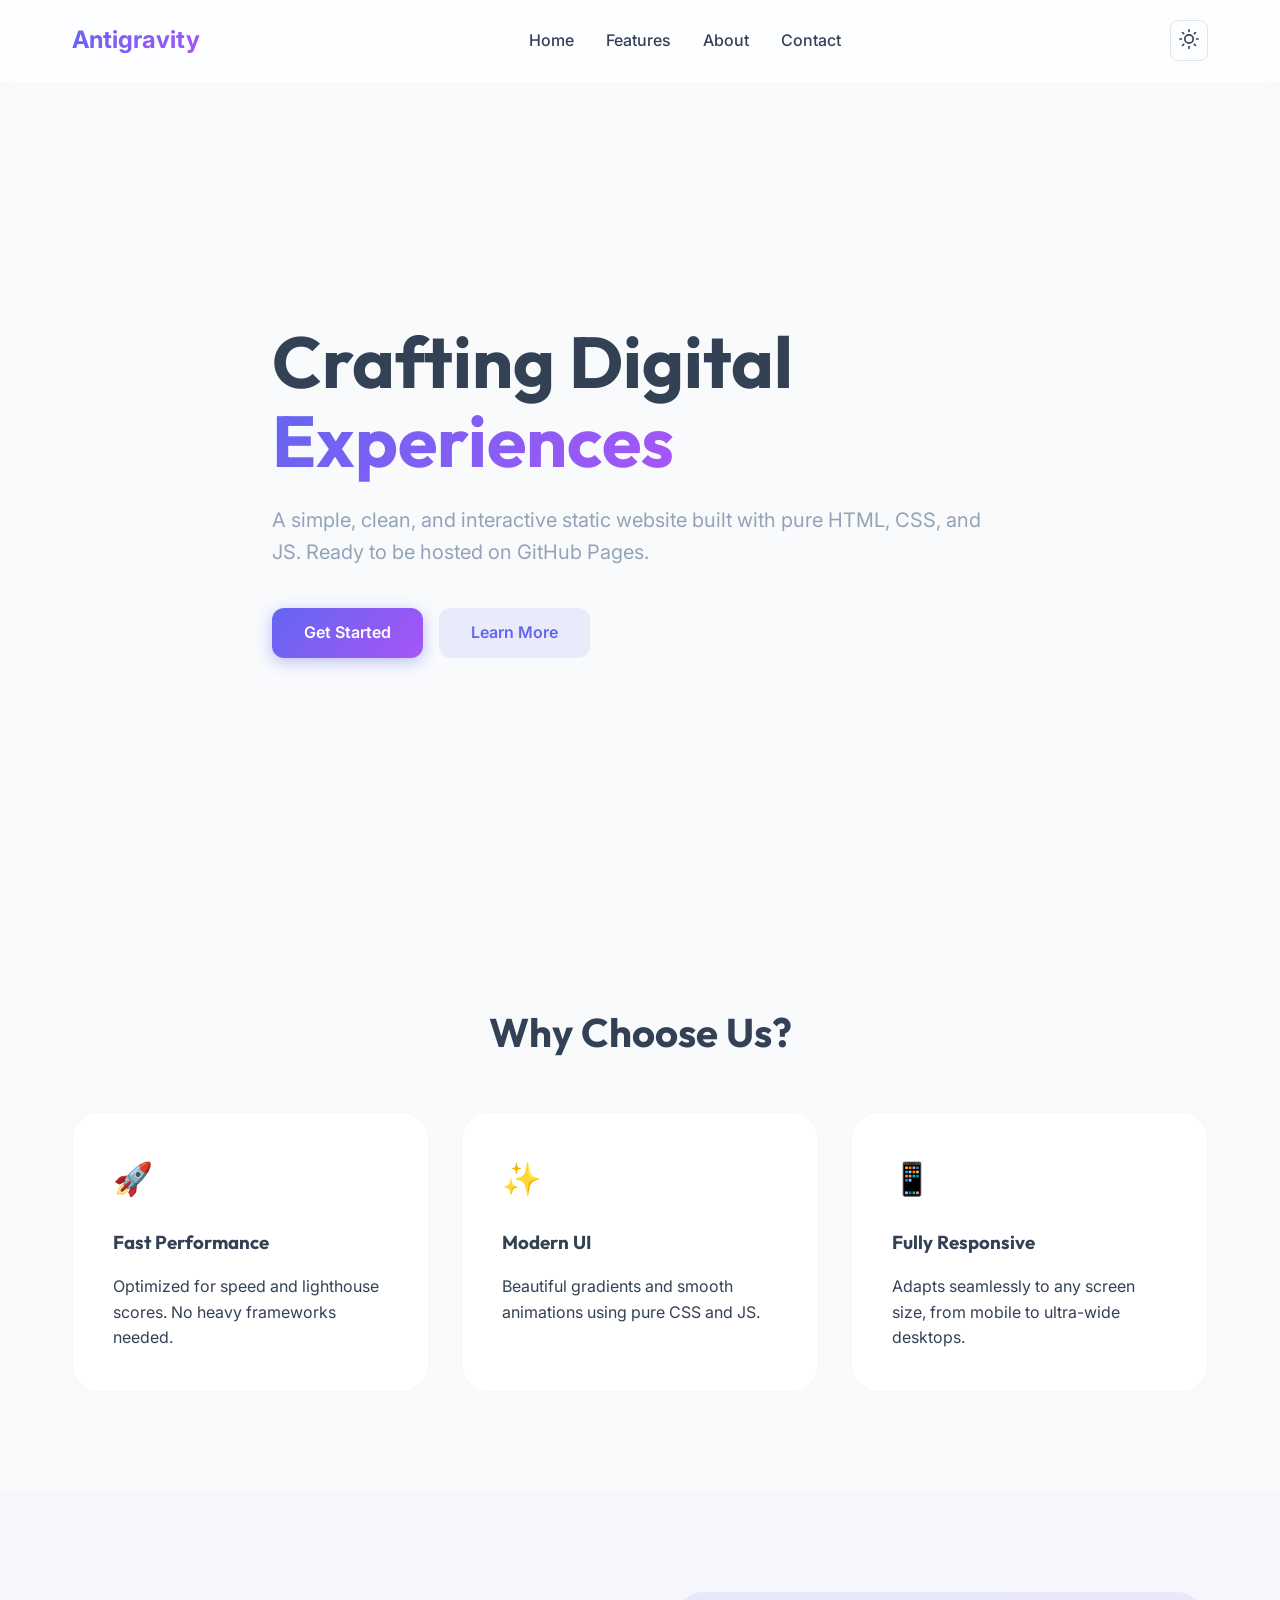
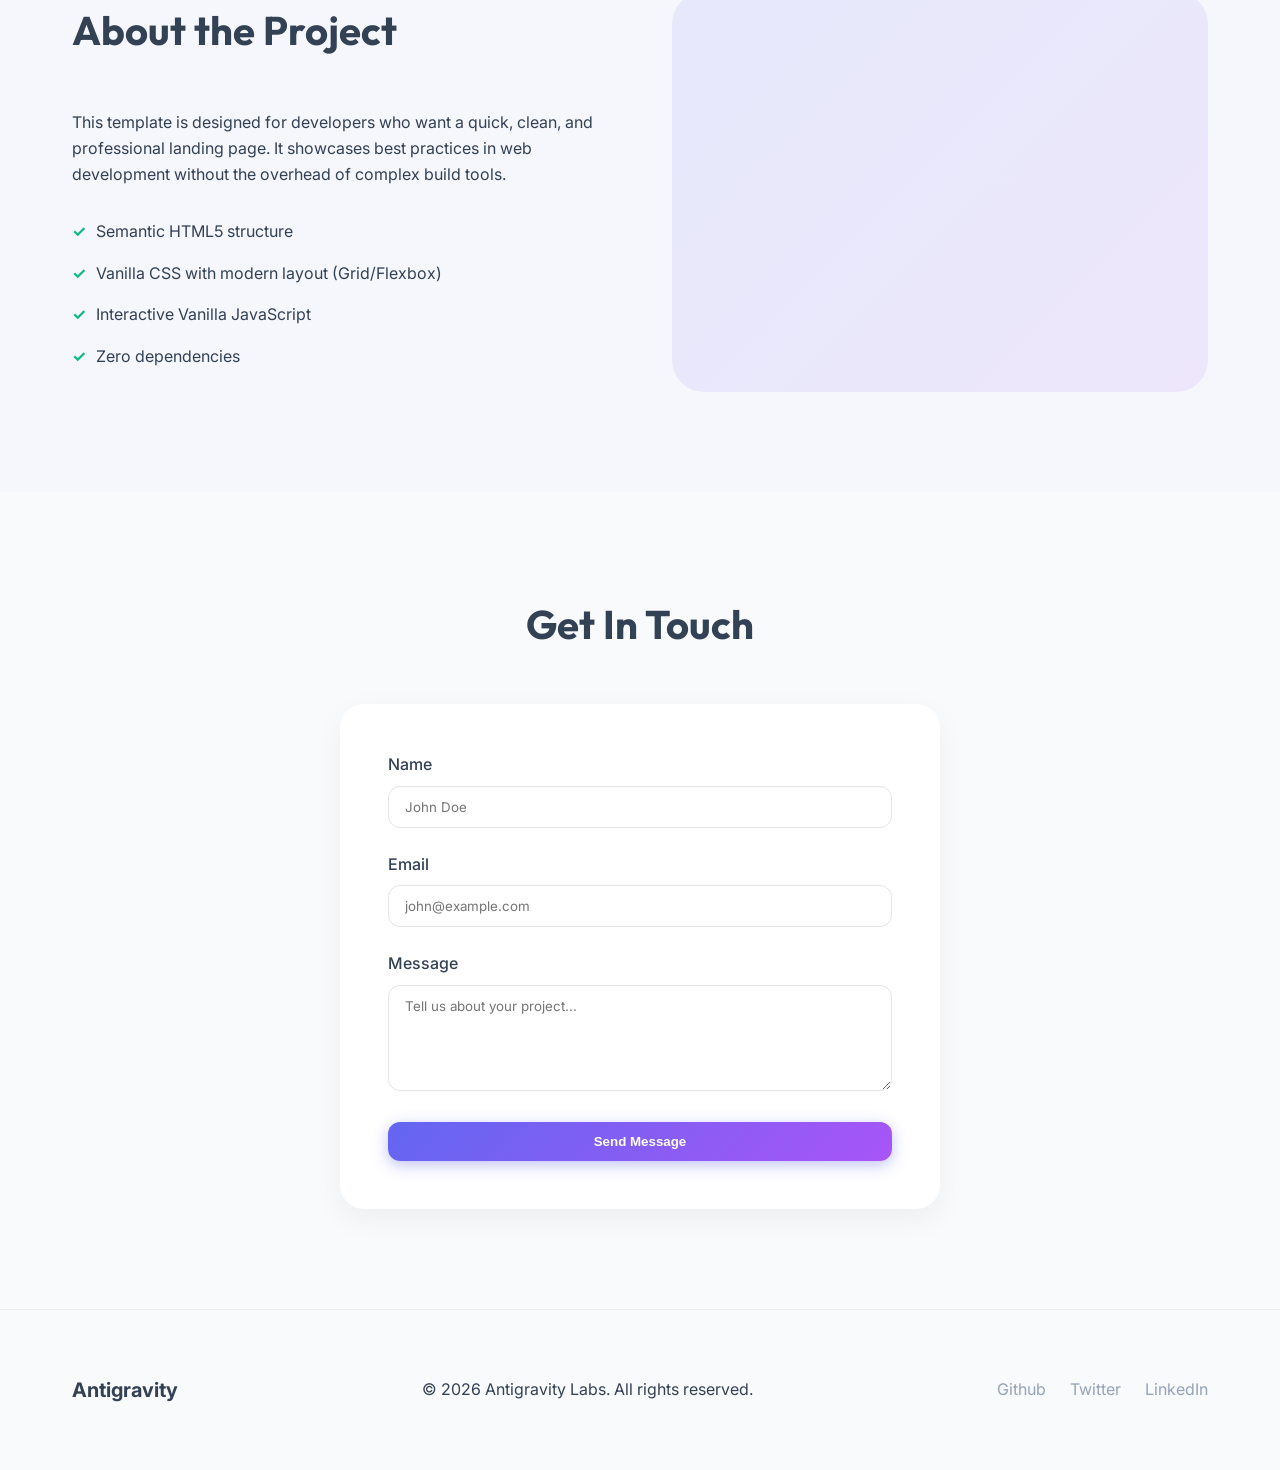
<file: index.html>
<!DOCTYPE html>
<html lang="en">
<head>
    <meta charset="UTF-8">
    <meta name="viewport" content="width=device-width, initial-scale=1.0">
    <title>Modern Portfolio | Static Website</title>
    <meta name="description" content="A simple yet premium static website for GitHub Pages.">
    <link rel="stylesheet" href="style.css">
    <link rel="preconnect" href="https://fonts.googleapis.com">
    <link rel="preconnect" href="https://fonts.gstatic.com" crossorigin>
    <link href="https://fonts.googleapis.com/css2?family=Outfit:wght@300;400;600&family=Inter:wght@400;500;700&display=swap" rel="stylesheet">
</head>
<body class="light-mode">
    <header>
        <nav class="container">
            <div class="logo">Antigravity</div>
            <ul class="nav-links">
                <li><a href="#home">Home</a></li>
                <li><a href="#features">Features</a></li>
                <li><a href="#about">About</a></li>
                <li><a href="#contact">Contact</a></li>
            </ul>
            <button id="theme-toggle" aria-label="Toggle Dark Mode">
                <svg class="sun-icon" xmlns="http://www.w3.org/2000/svg" width="20" height="20" viewBox="0 0 24 24" fill="none" stroke="currentColor" stroke-width="2" stroke-linecap="round" stroke-linejoin="round"><circle cx="12" cy="12" r="5"/><line x1="12" y1="1" x2="12" y2="3"/><line x1="12" y1="21" x2="12" y2="23"/><line x1="4.22" y1="4.22" x2="5.64" y2="5.64"/><line x1="18.36" y1="18.36" x2="19.78" y2="19.78"/><line x1="1" y1="12" x2="3" y2="12"/><line x1="21" y1="12" x2="23" y2="12"/><line x1="4.22" y1="19.78" x2="5.64" y2="18.36"/><line x1="18.36" y1="5.64" x2="19.78" y2="4.22"/></svg>
                <svg class="moon-icon" xmlns="http://www.w3.org/2000/svg" width="20" height="20" viewBox="0 0 24 24" fill="none" stroke="currentColor" stroke-width="2" stroke-linecap="round" stroke-linejoin="round" style="display: none;"><path d="M21 12.79A9 9 0 1 1 11.21 3 7 7 0 0 0 21 12.79z"/></svg>
            </button>
        </nav>
    </header>

    <main>
        <section id="home" class="hero">
            <div class="container hero-content">
                <h1>Crafting Digital <span class="gradient-text">Experiences</span></h1>
                <p>A simple, clean, and interactive static website built with pure HTML, CSS, and JS. Ready to be hosted on GitHub Pages.</p>
                <div class="hero-btns">
                    <a href="#features" class="btn btn-primary">Get Started</a>
                    <a href="#about" class="btn btn-secondary">Learn More</a>
                </div>
            </div>
            <div class="hero-bg"></div>
        </section>

        <section id="features" class="features">
            <div class="container">
                <h2 class="section-title">Why Choose Us?</h2>
                <div class="features-grid">
                    <div class="feature-card">
                        <div class="feature-icon">🚀</div>
                        <h3>Fast Performance</h3>
                        <p>Optimized for speed and lighthouse scores. No heavy frameworks needed.</p>
                    </div>
                    <div class="feature-card">
                        <div class="feature-icon">✨</div>
                        <h3>Modern UI</h3>
                        <p>Beautiful gradients and smooth animations using pure CSS and JS.</p>
                    </div>
                    <div class="feature-card">
                        <div class="feature-icon">📱</div>
                        <h3>Fully Responsive</h3>
                        <p>Adapts seamlessly to any screen size, from mobile to ultra-wide desktops.</p>
                    </div>
                </div>
            </div>
        </section>

        <section id="about" class="about">
            <div class="container about-flex">
                <div class="about-text">
                    <h2 class="section-title">About the Project</h2>
                    <p>This template is designed for developers who want a quick, clean, and professional landing page. It showcases best practices in web development without the overhead of complex build tools.</p>
                    <ul class="about-list">
                        <li>Semantic HTML5 structure</li>
                        <li>Vanilla CSS with modern layout (Grid/Flexbox)</li>
                        <li>Interactive Vanilla JavaScript</li>
                        <li>Zero dependencies</li>
                    </ul>
                </div>
                <div class="about-image-placeholder">
                    <!-- Image will be generated or styled here -->
                </div>
            </div>
        </section>

        <section id="contact" class="contact">
            <div class="container contact-content">
                <h2 class="section-title text-center">Get In Touch</h2>
                <form id="contact-form" class="contact-form">
                    <div class="form-group">
                        <label for="name">Name</label>
                        <input type="text" id="name" name="name" placeholder="John Doe" required>
                    </div>
                    <div class="form-group">
                        <label for="email">Email</label>
                        <input type="email" id="email" name="email" placeholder="john@example.com" required>
                    </div>
                    <div class="form-group">
                        <label for="message">Message</label>
                        <textarea id="message" name="message" rows="5" placeholder="Tell us about your project..." required></textarea>
                    </div>
                    <button type="submit" class="btn btn-primary">Send Message</button>
                </form>
            </div>
        </section>
    </main>

    <footer>
        <div class="container footer-content">
            <div class="footer-logo">Antigravity</div>
            <p>&copy; 2026 Antigravity Labs. All rights reserved.</p>
            <div class="social-links">
                <a href="#">Github</a>
                <a href="#">Twitter</a>
                <a href="#">LinkedIn</a>
            </div>
        </div>
    </footer>

    <script src="script.js"></script>
</body>
</html>
</file>
<file: style.css>
:root {
    --primary: #6366f1;
    --primary-hover: #4f46e5;
    --bg-light: #f8fafc;
    --bg-dark: #0f172a;
    --card-light: #ffffff;
    --card-dark: #1e293b;
    --text-light: #334155;
    --text-dark: #f1f5f9;
    --text-muted: #94a3b8;
    --accent: #10b981;
    --gradient: linear-gradient(135deg, #6366f1 0%, #a855f7 100%);
    --container: 1200px;
}

* {
    margin: 0;
    padding: 0;
    box-sizing: border-box;
}

html {
    scroll-behavior: smooth;
}

body {
    font-family: 'Inter', sans-serif;
    line-height: 1.6;
    transition: background-color 0.3s, color 0.3s;
}

h1, h2, h3 {
    font-family: 'Outfit', sans-serif;
}

.light-mode {
    background-color: var(--bg-light);
    color: var(--text-light);
}

.dark-mode {
    background-color: var(--bg-dark);
    color: var(--text-dark);
}

.container {
    max-width: var(--container);
    margin: 0 auto;
    padding: 0 2rem;
}

/* Header & Nav */
header {
    padding: 1.25rem 0;
    position: fixed;
    width: 100%;
    top: 0;
    z-index: 1000;
    background: rgba(255, 255, 255, 0.7);
    backdrop-filter: blur(12px) saturate(180%);
    -webkit-backdrop-filter: blur(12px) saturate(180%);
    border-bottom: 1px solid rgba(255, 255, 255, 0.3);
    transition: all 0.3s ease;
}

.dark-mode header {
    background: rgba(15, 23, 42, 0.7);
    border-color: rgba(255, 255, 255, 0.1);
}

header.scrolled {
    padding: 0.75rem 0;
    box-shadow: 0 10px 30px rgba(0, 0, 0, 0.05);
}

nav {
    display: flex;
    justify-content: space-between;
    align-items: center;
}

.logo {
    font-size: 1.5rem;
    font-weight: 700;
    background: var(--gradient);
    background-clip: text;
    -webkit-background-clip: text;
    -webkit-text-fill-color: transparent;
}

.nav-links {
    display: flex;
    list-style: none;
    gap: 2rem;
}

.nav-links a {
    text-decoration: none;
    color: inherit;
    font-weight: 500;
    transition: color 0.3s;
}

.nav-links a:hover {
    color: var(--primary);
}

#theme-toggle {
    background: none;
    border: 1px solid rgba(0, 0, 0, 0.1);
    padding: 0.5rem;
    border-radius: 8px;
    cursor: pointer;
    color: inherit;
    transition: all 0.3s;
}

.dark-mode #theme-toggle {
    border-color: rgba(255, 255, 255, 0.2);
}

/* Hero Section */
.hero {
    min-height: 100vh;
    display: flex;
    align-items: center;
    position: relative;
    padding-top: 5rem;
    overflow: hidden;
}

.hero-content {
    position: relative;
    z-index: 2;
    max-width: 800px;
}

.hero h1 {
    font-size: 4.5rem;
    line-height: 1.1;
    margin-bottom: 1.5rem;
}

.gradient-text {
    background: var(--gradient);
    -webkit-background-clip: text;
    -webkit-text-fill-color: transparent;
}

.hero p {
    font-size: 1.25rem;
    color: var(--text-muted);
    margin-bottom: 2.5rem;
}

.hero-btns {
    display: flex;
    gap: 1rem;
}

.btn {
    padding: 0.75rem 2rem;
    border-radius: 12px;
    font-weight: 600;
    text-decoration: none;
    transition: all 0.3s;
    cursor: pointer;
    border: none;
}

.btn-primary {
    background: var(--gradient);
    color: white;
    box-shadow: 0 4px 15px rgba(99, 102, 241, 0.4);
}

.btn-primary:hover {
    transform: translateY(-2px);
    box-shadow: 0 6px 20px rgba(99, 102, 241, 0.5);
}

.btn-secondary {
    background: rgba(99, 102, 241, 0.1);
    color: var(--primary);
}

.dark-mode .btn-secondary {
    background: rgba(255, 255, 255, 0.05);
    color: white;
}

.btn-secondary:hover {
    background: rgba(99, 102, 241, 0.2);
}

/* Features section */
.features {
    padding: 100px 0;
}

.section-title {
    font-size: 2.5rem;
    margin-bottom: 3rem;
    text-align: center;
}

.features-grid {
    display: grid;
    grid-template-columns: repeat(auto-fit, minmax(300px, 1fr));
    gap: 2rem;
}

.feature-card {
    padding: 2.5rem;
    border-radius: 28px;
    background: var(--card-light);
    border: 1px solid rgba(0, 0, 0, 0.03);
    transition: all 0.4s cubic-bezier(0.4, 0, 0.2, 1);
    position: relative;
    overflow: hidden;
}

.feature-card::before {
    content: '';
    position: absolute;
    top: 0;
    left: 0;
    width: 100%;
    height: 100%;
    background: var(--gradient);
    opacity: 0;
    transition: opacity 0.4s;
    z-index: 0;
}

.feature-card:hover::before {
    opacity: 0.03;
}

.dark-mode .feature-card {
    background: var(--card-dark);
    border-color: rgba(255, 255, 255, 0.05);
}

.feature-card:hover {
    transform: translateY(-8px);
    box-shadow: 0 20px 40px rgba(0, 0, 0, 0.08);
    border-color: var(--primary);
}

.feature-card > * {
    position: relative;
    z-index: 1;
}

.feature-icon {
    font-size: 2rem;
    margin-bottom: 1.5rem;
}

.feature-card h3 {
    margin-bottom: 1rem;
}

/* About Section */
.about {
    padding: 100px 0;
    background: rgba(99, 102, 241, 0.02);
}

.about-flex {
    display: flex;
    align-items: center;
    gap: 4rem;
}

.about-text {
    flex: 1;
}

.about-text .section-title {
    text-align: left;
}

.about-list {
    list-style: none;
    margin-top: 2rem;
}

.about-list li {
    margin-bottom: 1rem;
    padding-left: 1.5rem;
    position: relative;
}

.about-list li::before {
    content: "✓";
    position: absolute;
    left: 0;
    color: var(--accent);
    font-weight: bold;
}

.about-image-placeholder {
    flex: 1;
    height: 400px;
    background: var(--gradient);
    border-radius: 32px;
    opacity: 0.1;
}

/* Contact Form */
.contact {
    padding: 100px 0;
}

.contact-form {
    max-width: 600px;
    margin: 0 auto;
    background: var(--card-light);
    padding: 3rem;
    border-radius: 24px;
    box-shadow: 0 10px 30px rgba(0, 0, 0, 0.05);
}

.dark-mode .contact-form {
    background: var(--card-dark);
}

.form-group {
    margin-bottom: 1.5rem;
}

.form-group label {
    display: block;
    margin-bottom: 0.5rem;
    font-weight: 500;
}

.form-group input, .form-group textarea {
    width: 100%;
    padding: 0.75rem 1rem;
    border-radius: 12px;
    border: 1px solid rgba(0, 0, 0, 0.1);
    background: transparent;
    color: inherit;
    font-family: inherit;
}

.dark-mode .form-group input, .dark-mode .form-group textarea {
    border-color: rgba(255, 255, 255, 0.1);
}

.contact-form button {
    width: 100%;
}

/* Footer */
footer {
    padding: 4rem 0;
    border-top: 1px solid rgba(0, 0, 0, 0.05);
}

.dark-mode footer {
    border-color: rgba(255, 255, 255, 0.05);
}

.footer-content {
    display: flex;
    justify-content: space-between;
    align-items: center;
}

.footer-logo {
    font-size: 1.25rem;
    font-weight: 700;
}

.social-links {
    display: flex;
    gap: 1.5rem;
}

.social-links a {
    text-decoration: none;
    color: var(--text-muted);
    transition: color 0.3s;
}

.social-links a:hover {
    color: var(--primary);
}

/* Utilities */
.text-center { text-align: center; }

@media (max-width: 768px) {
    .hero h1 { font-size: 3rem; }
    .nav-links { display: none; }
    .about-flex { flex-direction: column; }
    .hero-btns { flex-direction: column; }
}
</file>
